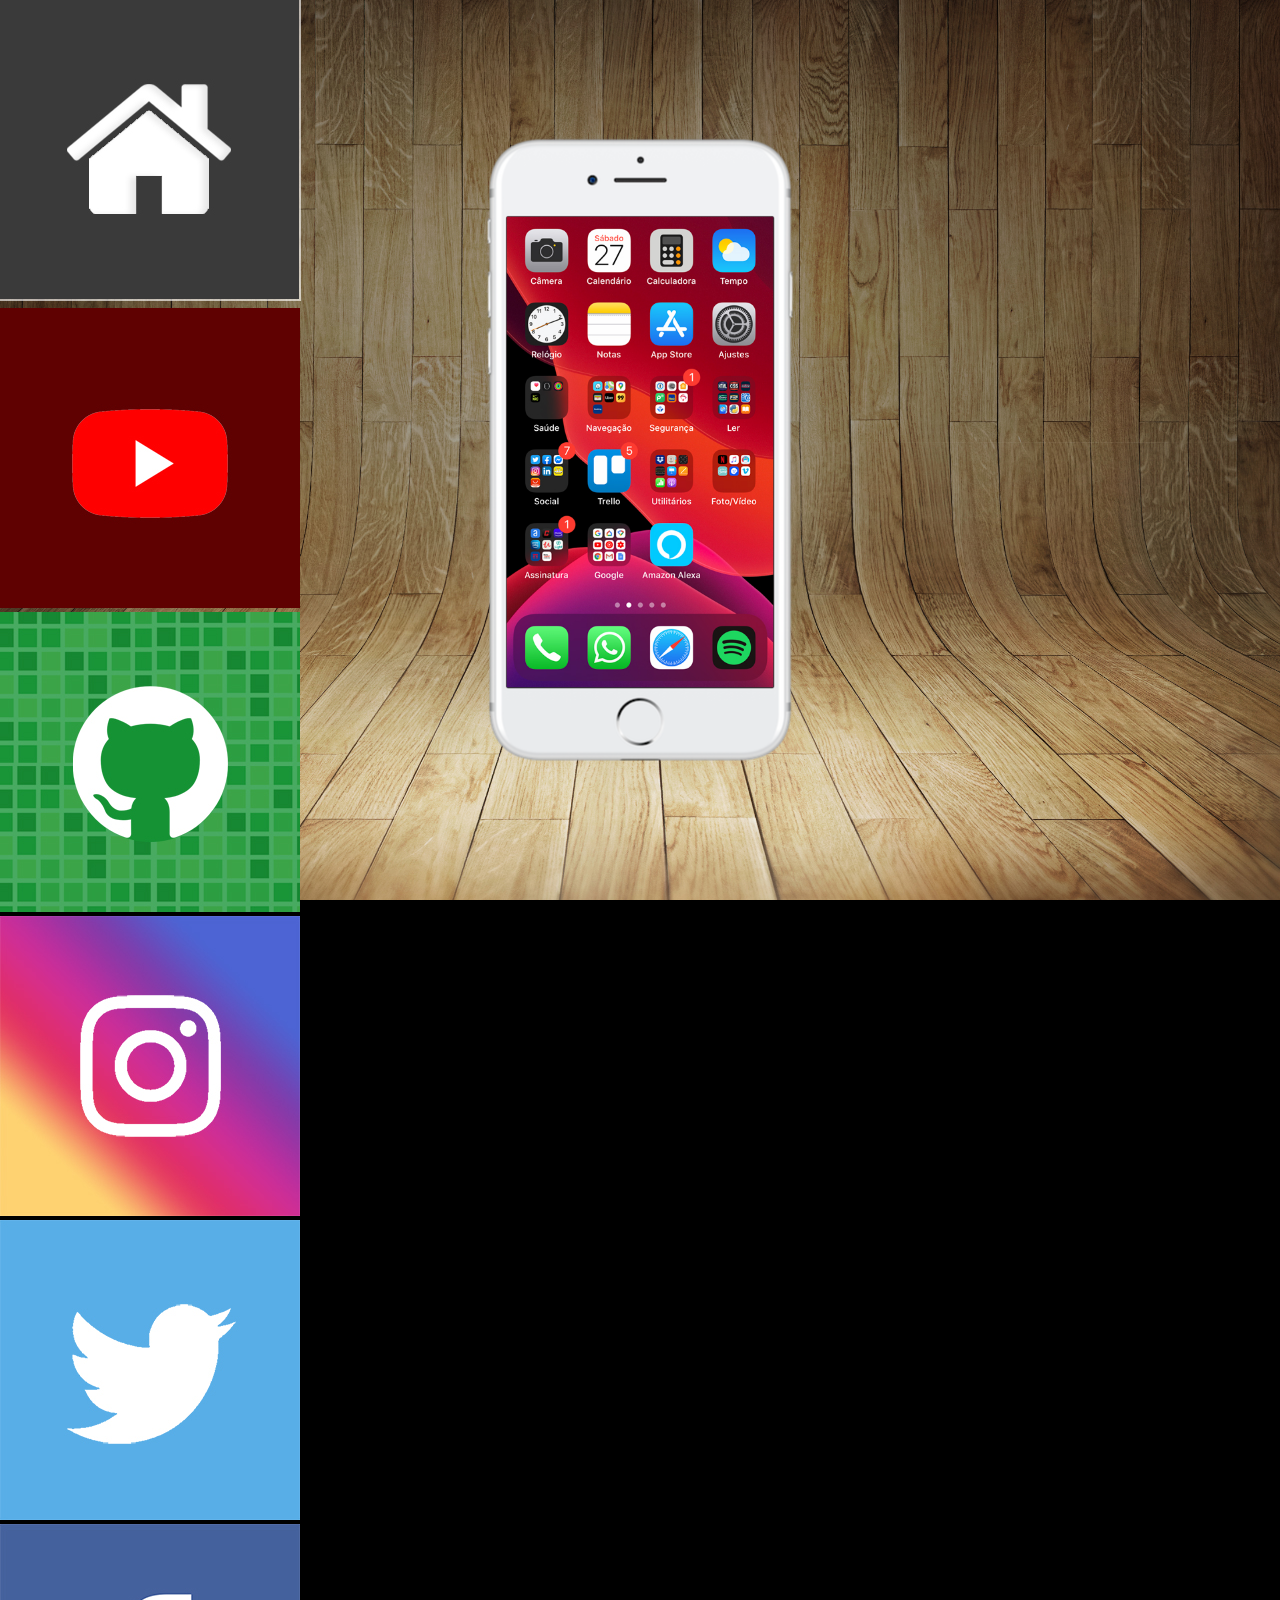
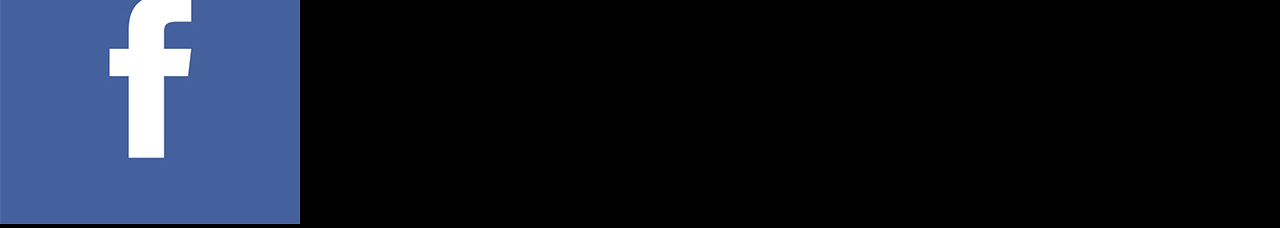
<file: index.html>
<!DOCTYPE html>
<html lang="pt-br">
<head>
    <meta charset="UTF-8">
    <meta http-equiv="X-UA-Compatible" content="IE=edge">
    <meta name="viewport" content="width=device-width, initial-scale=1.0">
    <link rel="shortcut icon" href="favicon.ico" type="image/x-icon">
    <link rel="stylesheet icon" href="estilos/style.css">
    <title>Projeto Redes Sociais</title>
</head>
<body>
    <main>
        <section id="telefone">
            <iframe src="home.html" name="tela" id="tela" frameborder="0">
                Seu navegador não é compatível com isso.
            </iframe>

        </section>
        <section id="redes-sociais">
            <a href="home.html" target="tela"><img src="imagens/logo-home.jpg" alt="Home"></a><br>
            <a href="youtube.html" target="tela"><img src="imagens/logo-youtube.jpg" alt="YouTube"></a><br>
            <a href="github.html" target="tela"><img src="imagens/logo-github.jpg" alt="GitHub"></a><br>
            <a href="#" target="tela"><img src="imagens/logo-instagram.jpg " alt="Instagram"></a><br>
            <a href="#" target="tela"><img src="imagens/logo-twitter.jpg" alt="Twitter"></a><br>
            <a href="#" target="tela"><img src="imagens/logo-facebook.jpg" alt="Facebook"></a><br>
        </section>
    </main>
</body>
</html>
</file>
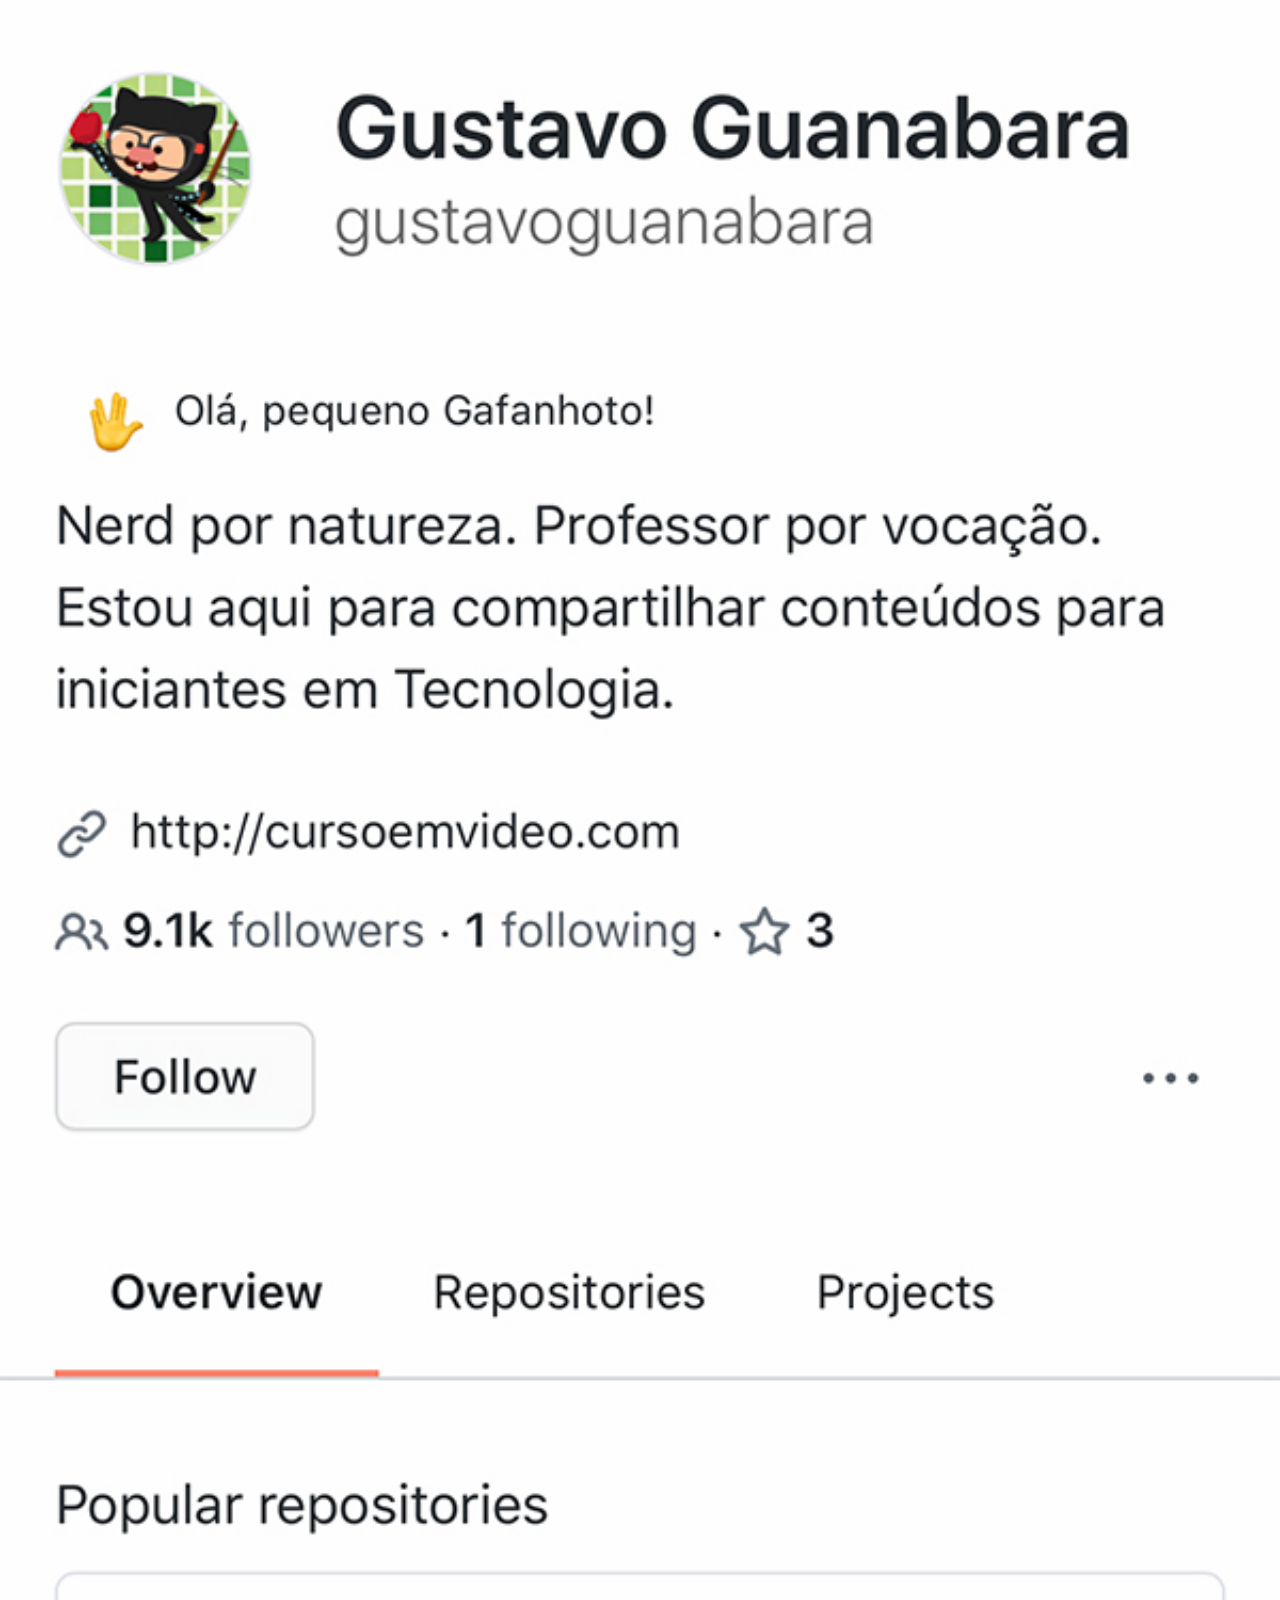
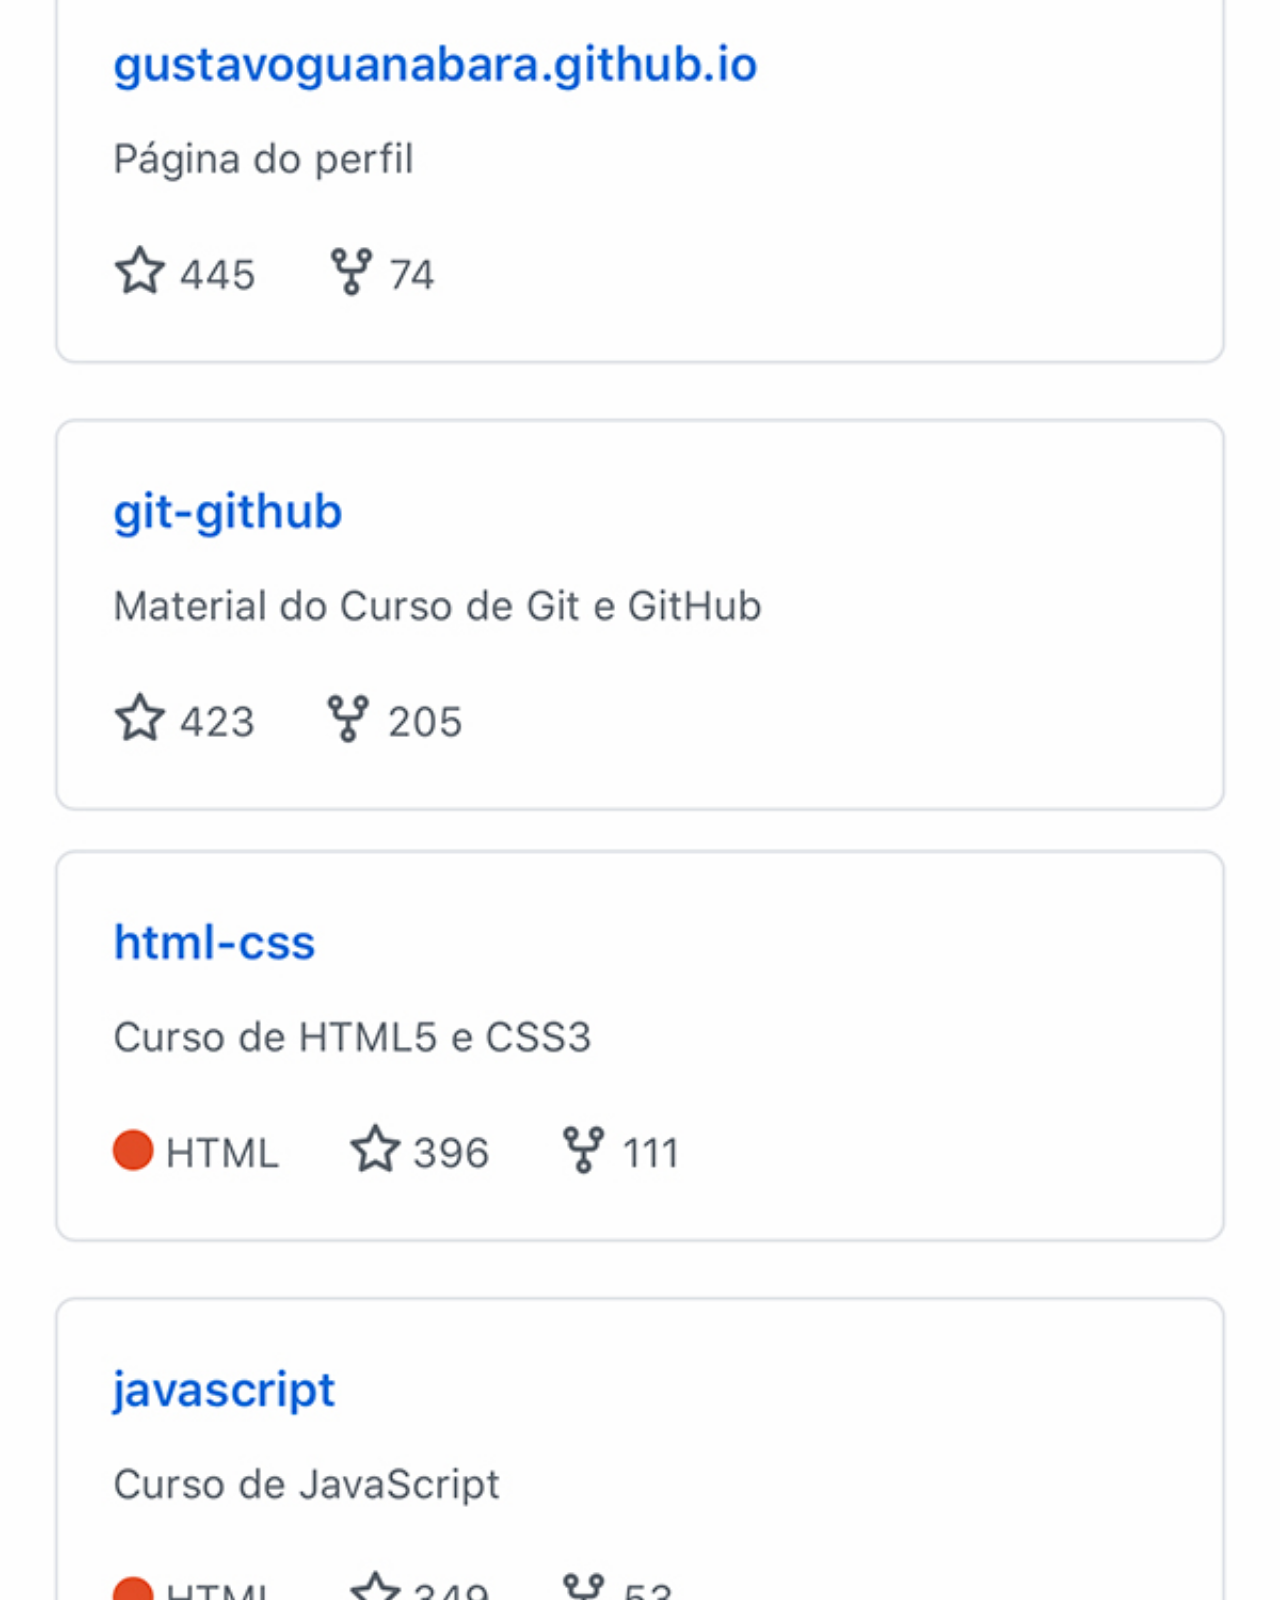
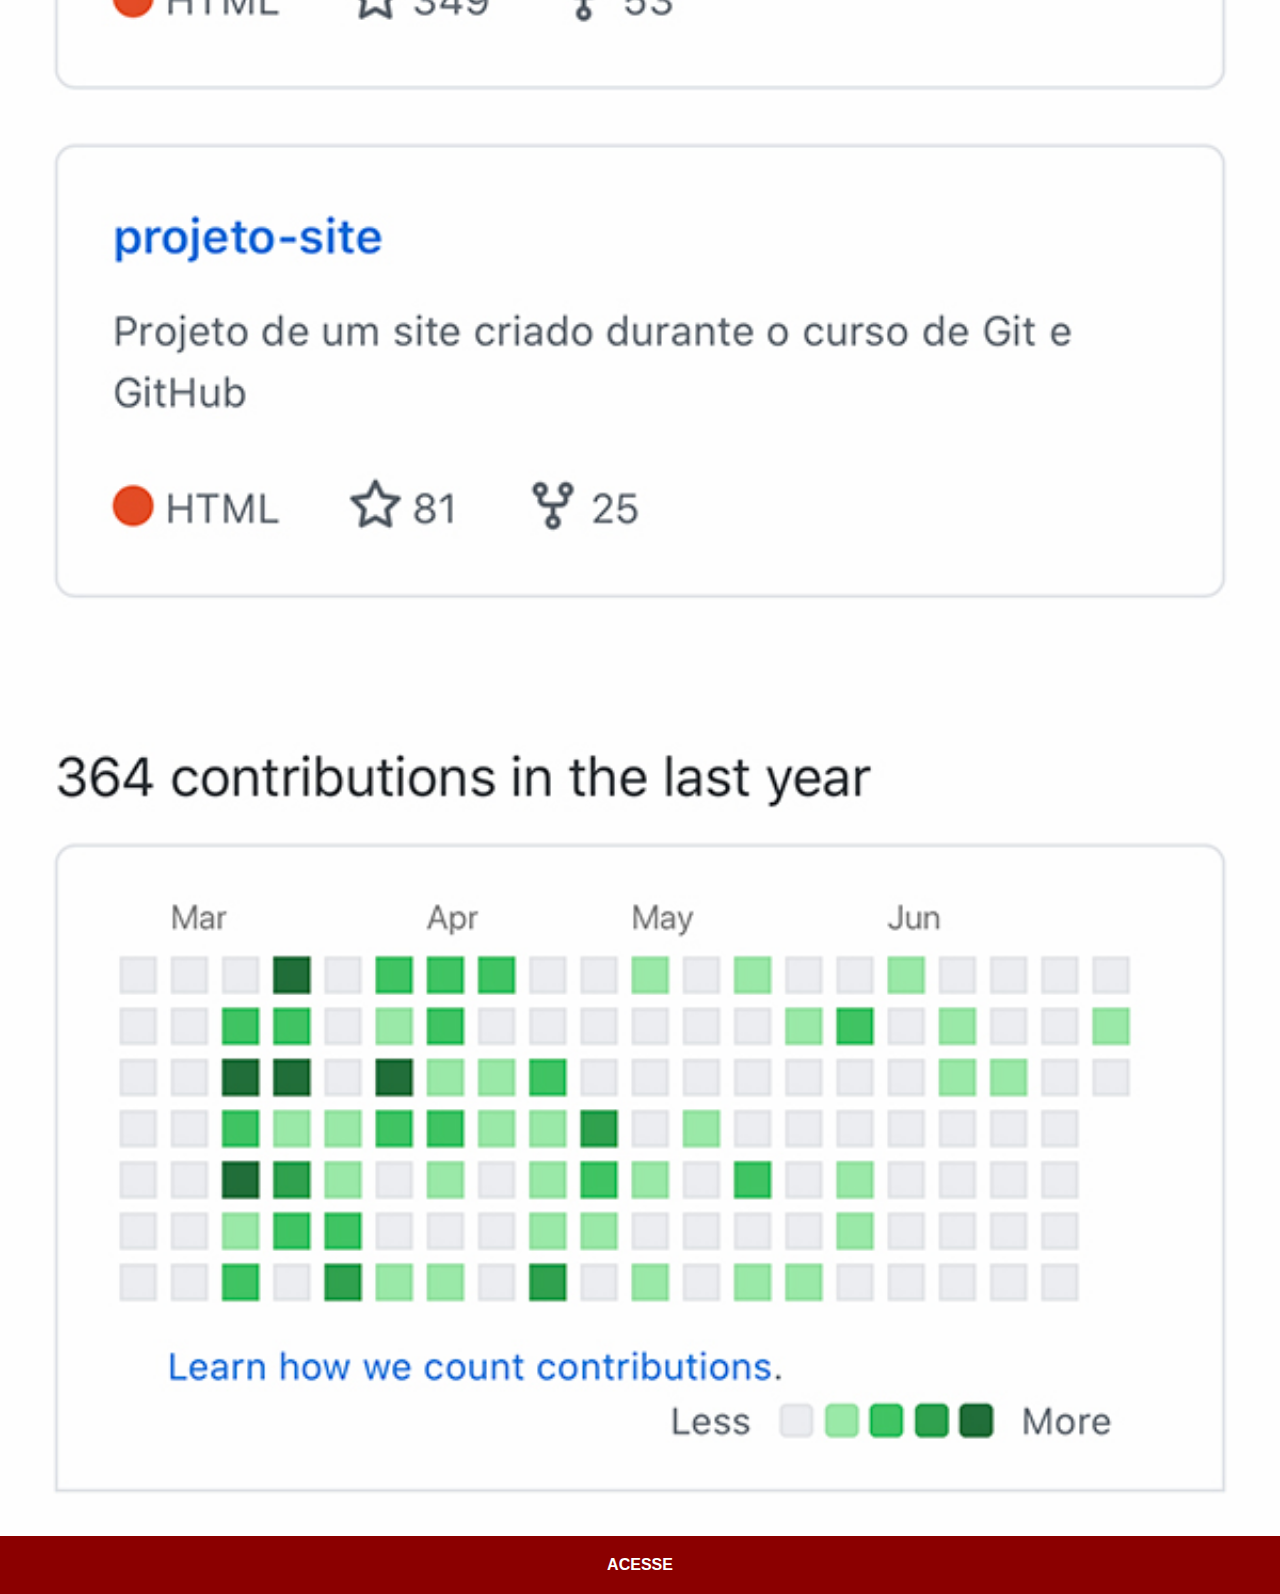
<file: github.html>
<!DOCTYPE html>
<html lang="pt-br">
<head>
    <meta charset="UTF-8">
    <meta http-equiv="X-UA-Compatible" content="IE=edge">
    <meta name="viewport" content="width=device-width, initial-scale=1.0">
    <title>GitHub</title>
    <link rel="stylesheet" href="estilos/social.css">
</head>
<body>
    <img src="imagens/tela-github.jpg" alt="GitHub">
    <a href="https://github.com/alunopedrohenrique" target="_blank">ACESSE</a>
</body>
</html>
</file>
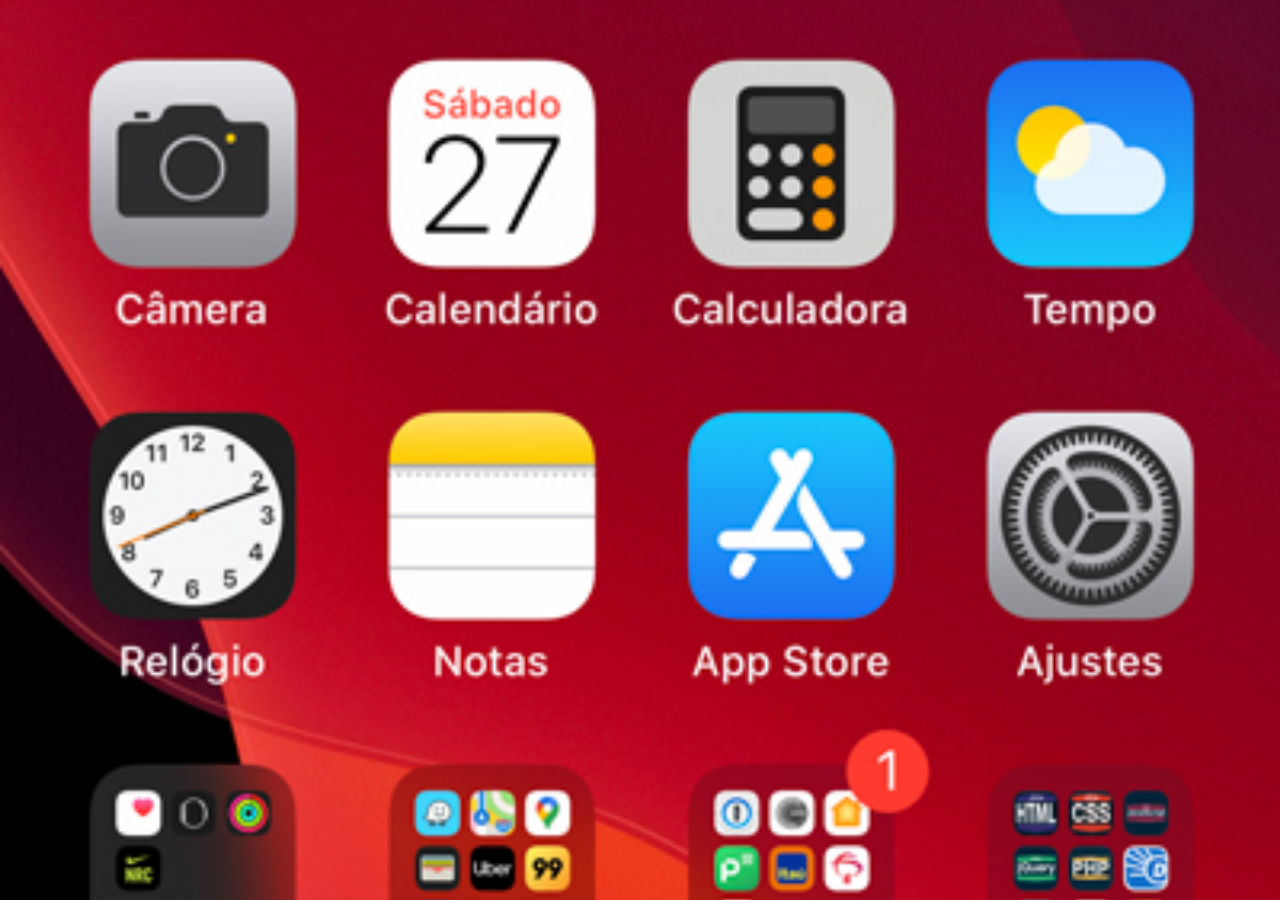
<file: home.html>
<!DOCTYPE html>
<html lang="pt-br">
<head>
    <meta charset="UTF-8">
    <meta http-equiv="X-UA-Compatible" content="IE=edge">
    <meta name="viewport" content="width=device-width, initial-scale=1.0">
    <title>Home</title>
</head>
<style>
    *{
        margin:0px;
        padding:0px;
    }
    body{
        width:100vw;
        height: 100vh;
        background: black url('imagens/tela-home.jpg') no-repeat
        top center;
        background-size: cover;
    }
</style>
<body>
    
</body>
</html>
</file>
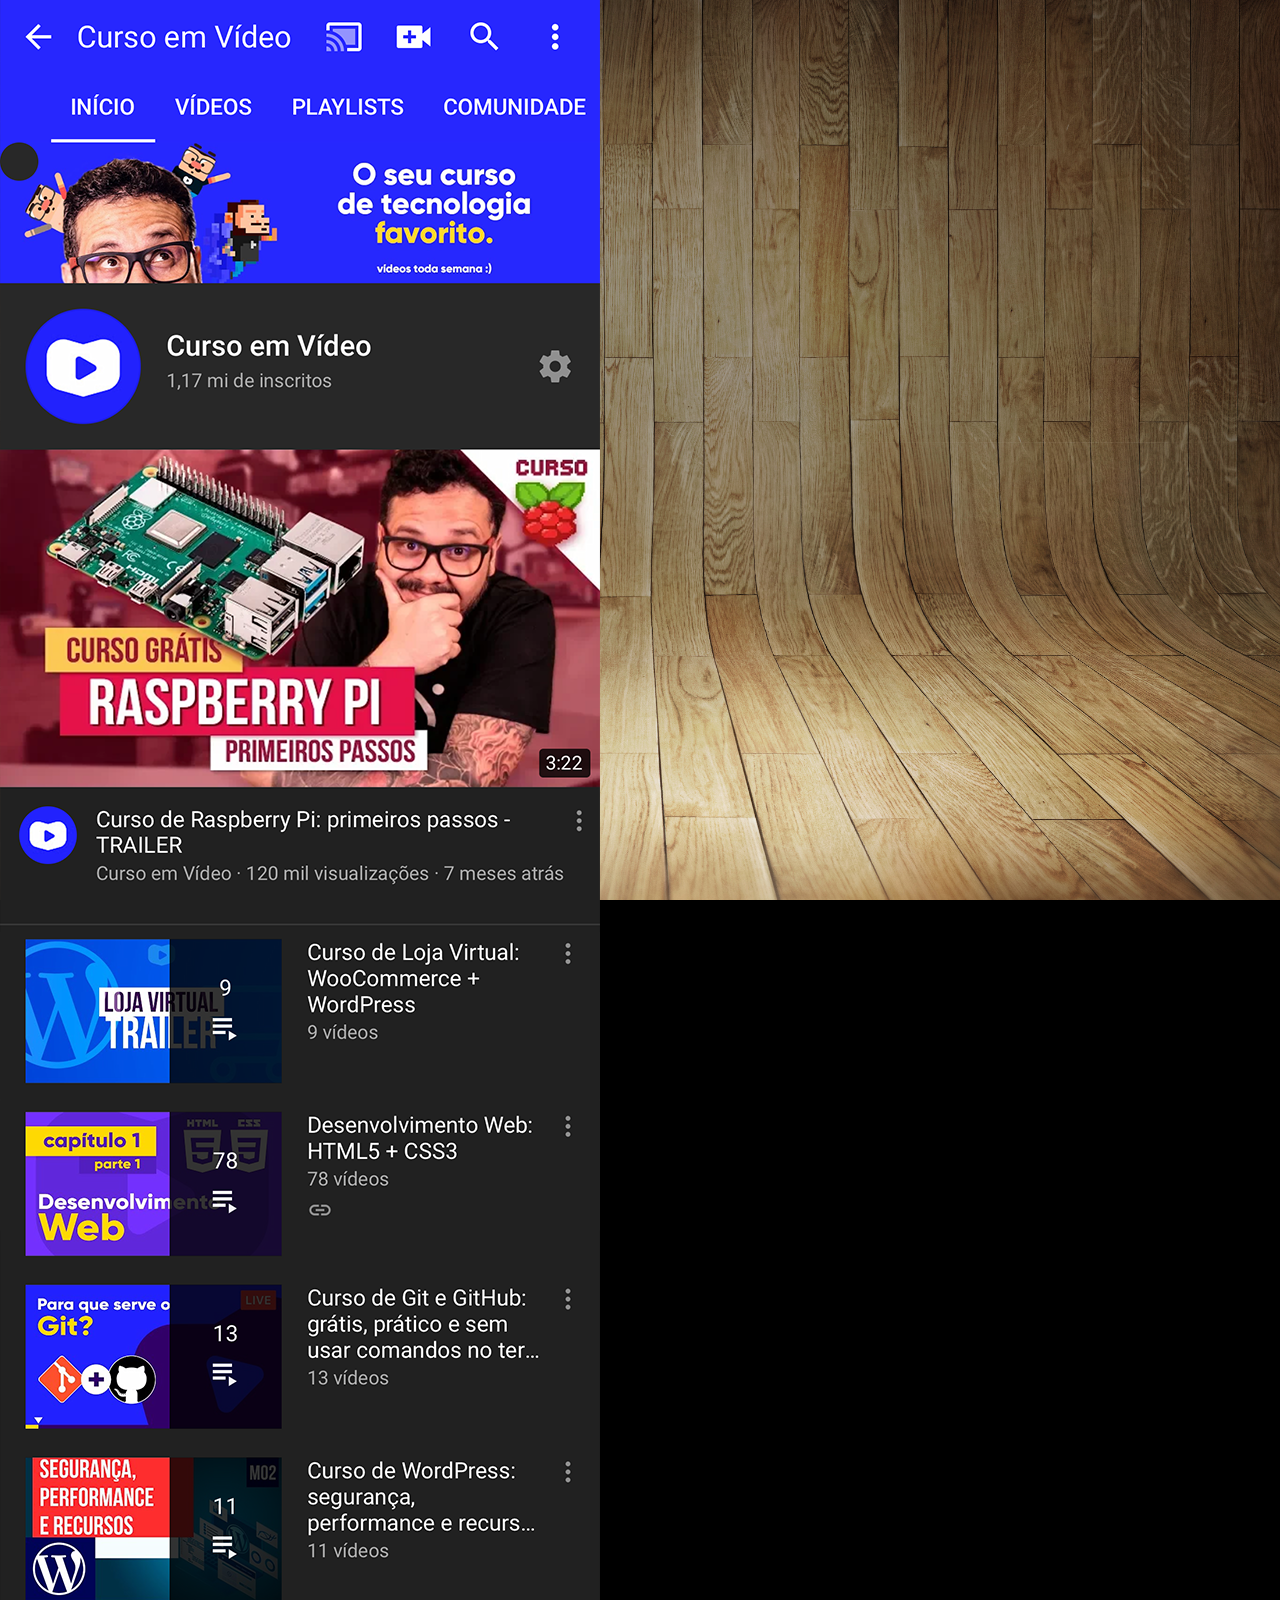
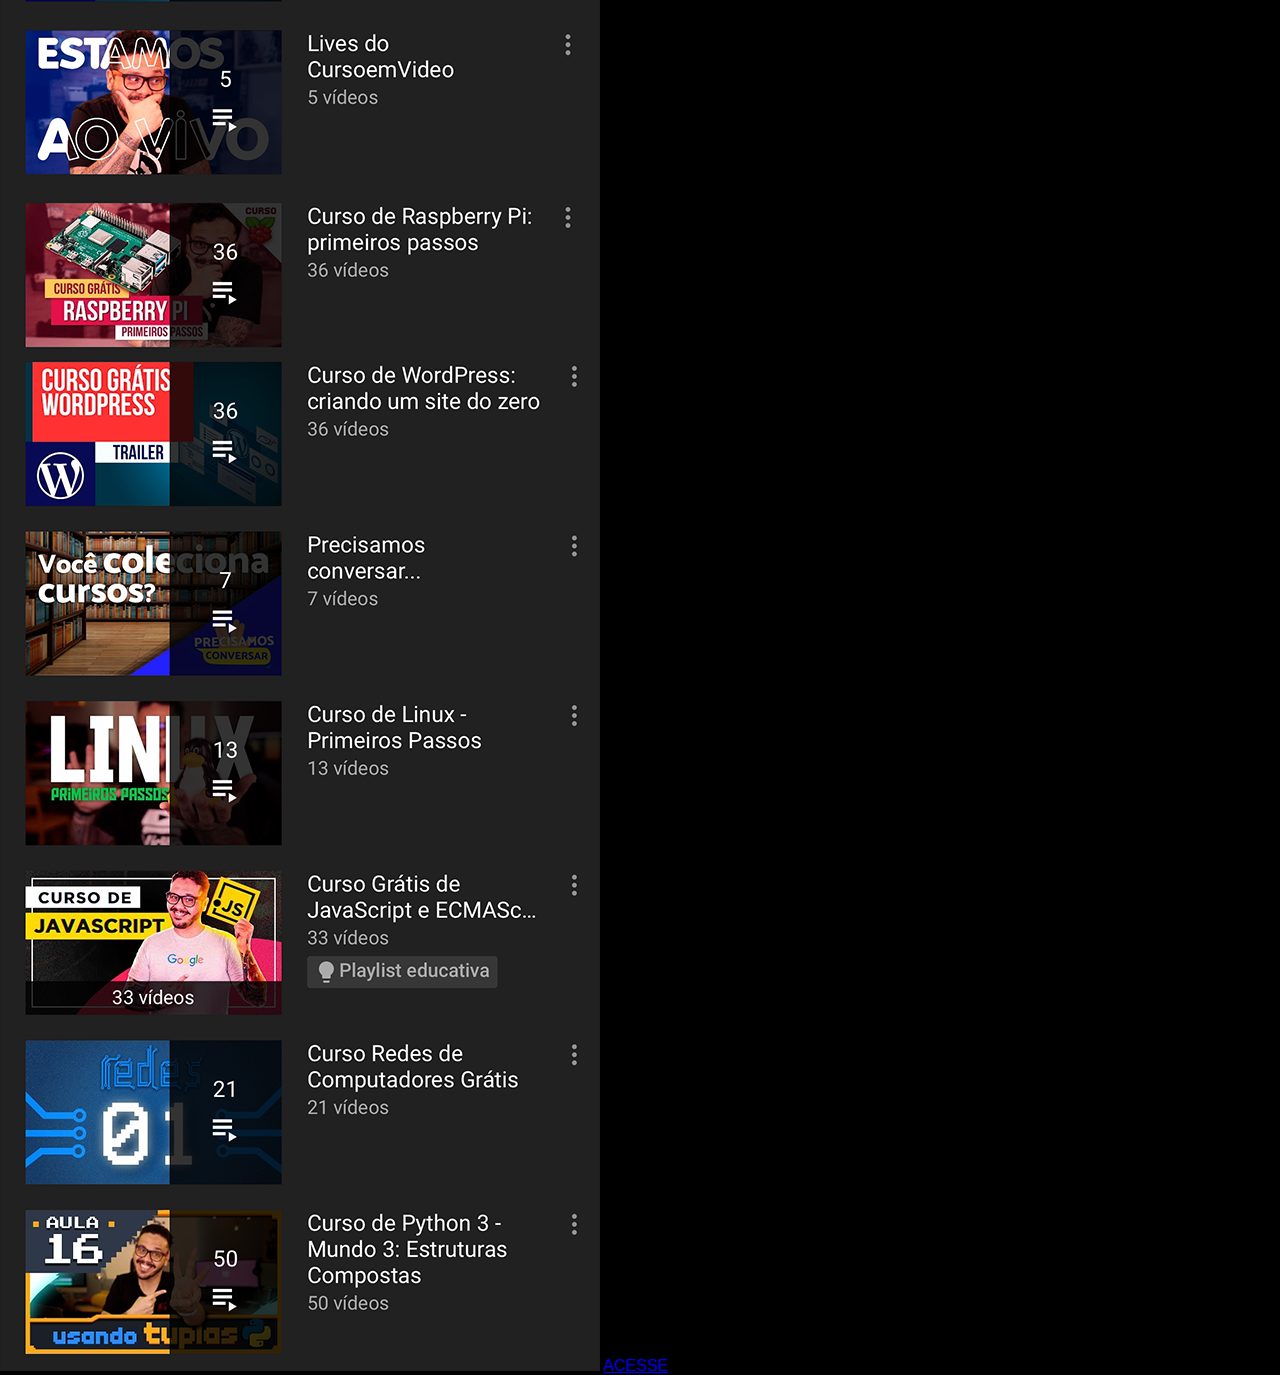
<file: youtube.html>
<!DOCTYPE html>
<html lang="pt-br">
<head>
    <meta charset="UTF-8">
    <meta http-equiv="X-UA-Compatible" content="IE=edge">
    <meta name="viewport" content="width=device-width, initial-scale=1.0">
    <title>Youtube</title>
   <link rel="stylesheet" href="estilos/style.css">
</head>
<body>
    <img src="imagens/tela-youtube.png" alt="YouTube">
    <a href="https://www.youtube.com/user/cursoemvideo/playlist" target="_blank">ACESSE</a>
</body>
</html>
</file>
<file: estilos/style.css>
@charset "UTF-8";

*{
    margin: 0px;
    padding: 0px;
    font-family: Arial, Helvetica, sans-serif;
}

html, body{
    height: 100vh;
    width: 100vw;
    background-color: black;
}
body{
    background:url('../imagens/fundo-madeira.jpg')
    no-repeat top center;
    background-size: cover;
    background-attachment: fixed;
}

main{
    height: 100vh;
    position: relative;
    
} 

section#telefone {
    position:absolute;
    top: 50%;
    left: 50%;
    transform: translate(-50%, -50%);

    height: 627px;
    width: 311px;
    background:url('../imagens/frame-iphone.png') no-repeat;
}
iframe#tela {
    position:relative;
    top:80px;
    left:22px;
    width: 267px;
    height: 471px;
}
section#Redes-Sociais{
    text-align: right;
}

section#Redes-Sociais img{
    width: 50px;
    margin: 10px;
    border-radius: 50%;
    box-shadow: 2px 2px 5px rgba(0, 0, 0, 0, 0.400);
    box-sizing: border-box;
}
section#redes-sociais img:hover{
    border: 2px solid rgba(255, 255, 255, 0.637);
    transform: translate(-3px, -3px);
    box-shadow: 5px 5px 10px rgba(0, 0, 0, 0, 0.623);
    transition: .3s, border 1s;
}
</file>
<file: estilos/social.css>
@charset "UTF-8";

*{
    margin:0px;
    padding: 0px;
    font-family: Arial, Helvetica, sans-serif;
}
::-webkit-scrollbar{
    width: 0px;
    height: 0px;
}
img{
    width: 100vw;

}
a{
    display: block;
    background-color: darkred;
    color:white;
    padding: 20px;
    text-align: center;
    font-weight: bolder;
    text-decoration: none;
}
a:hover{
    background-color: red;
}
</file>
